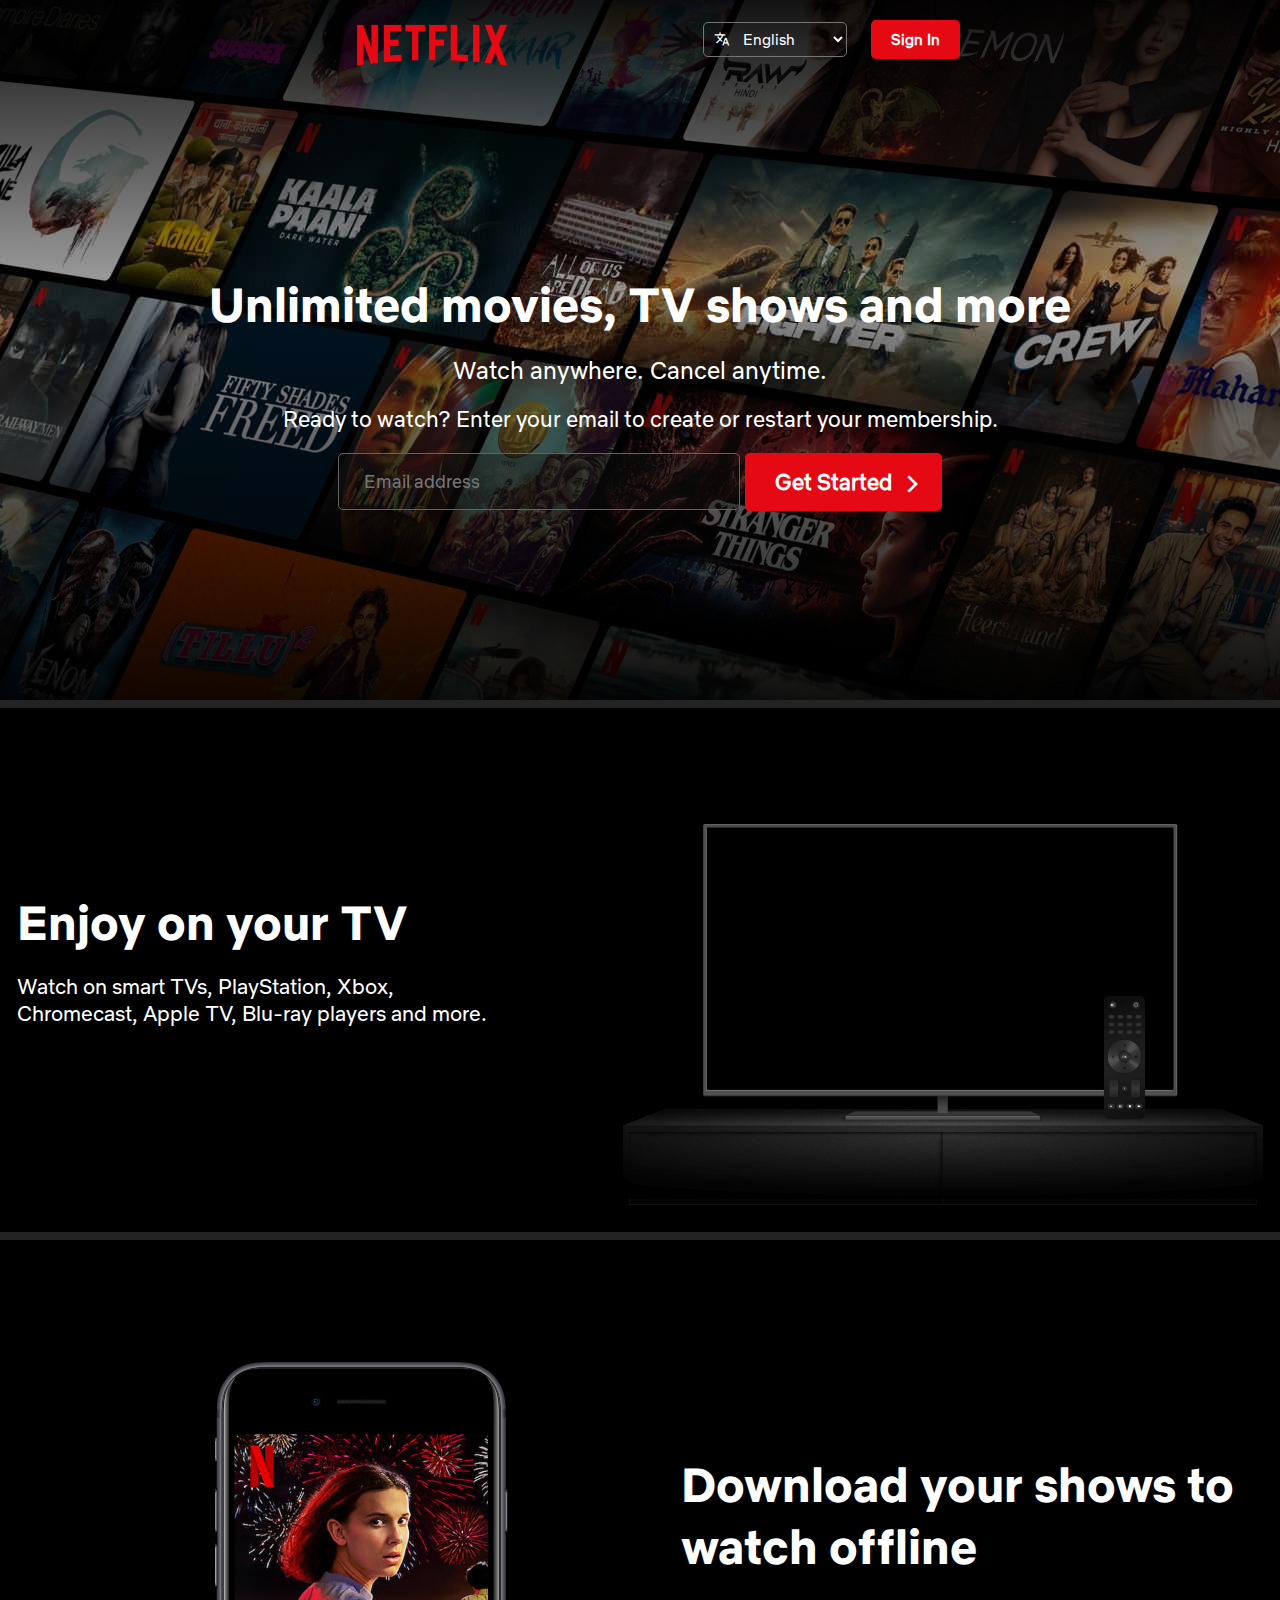
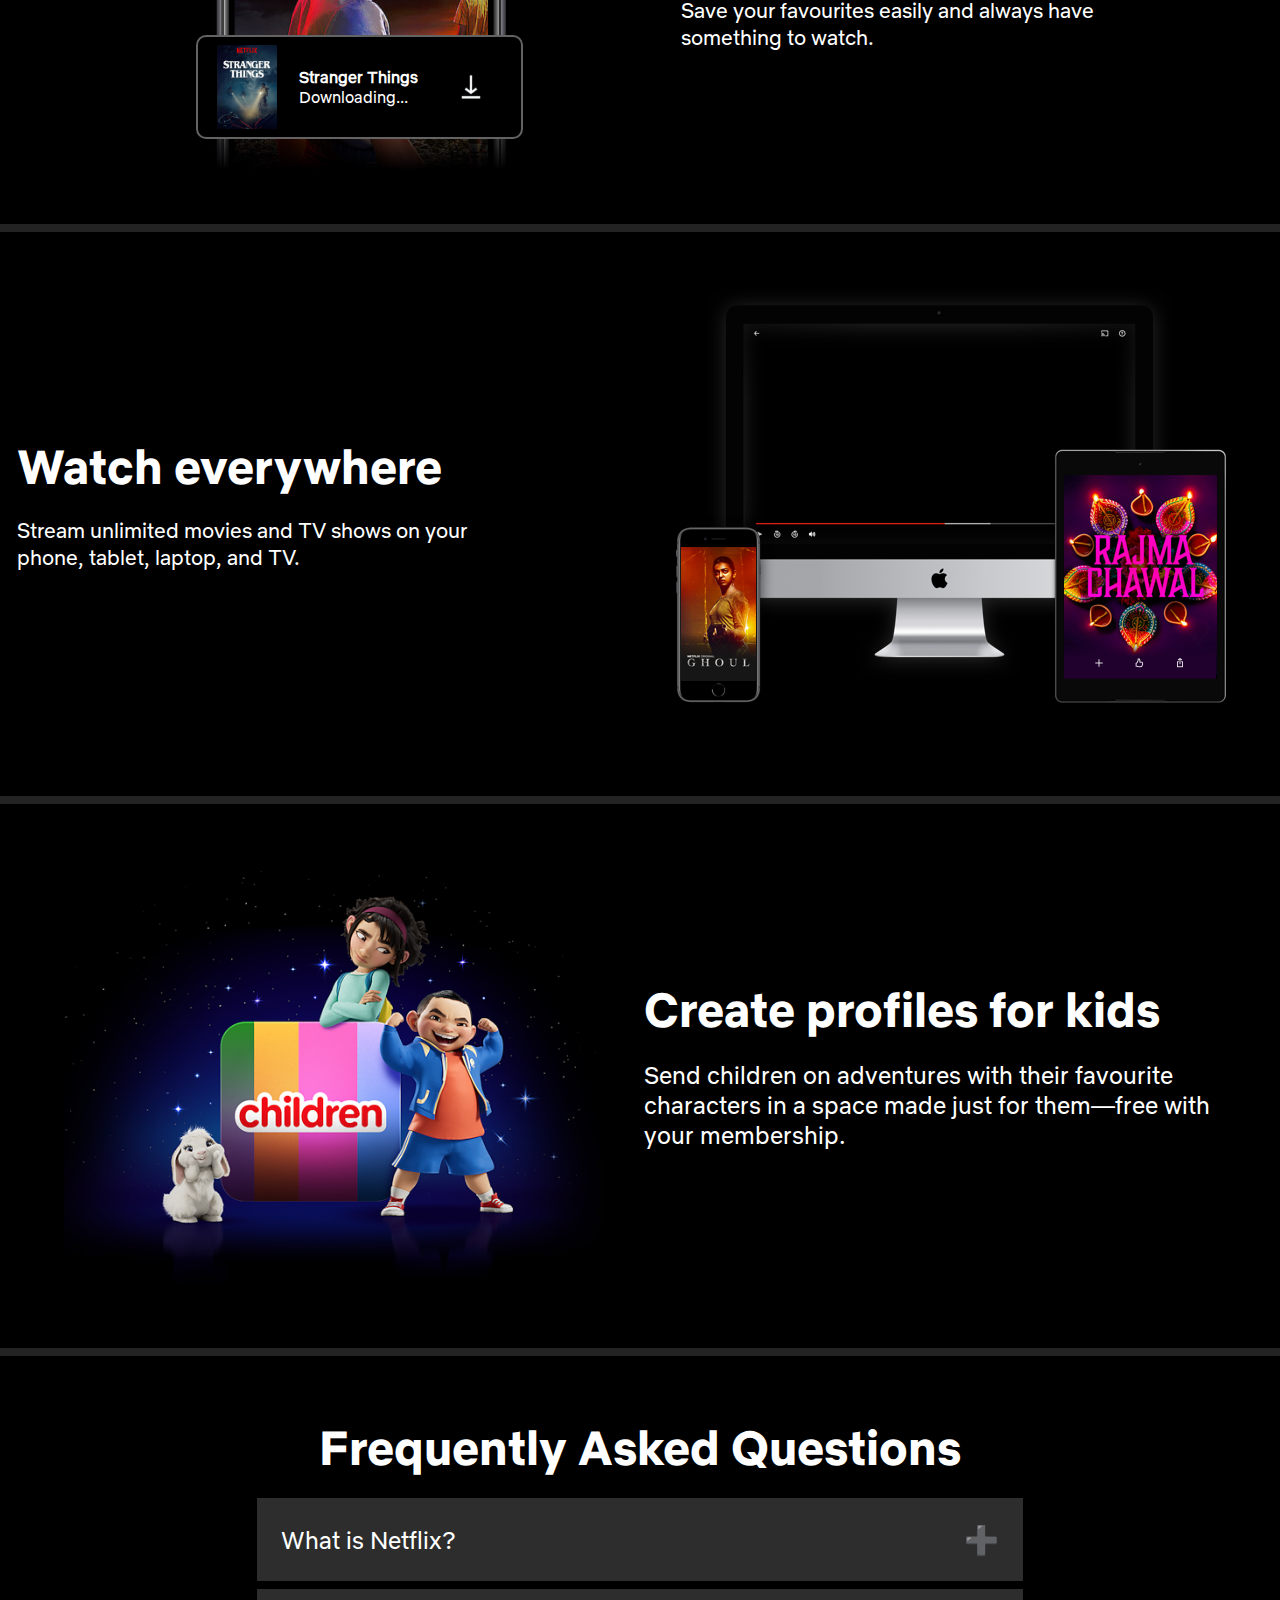
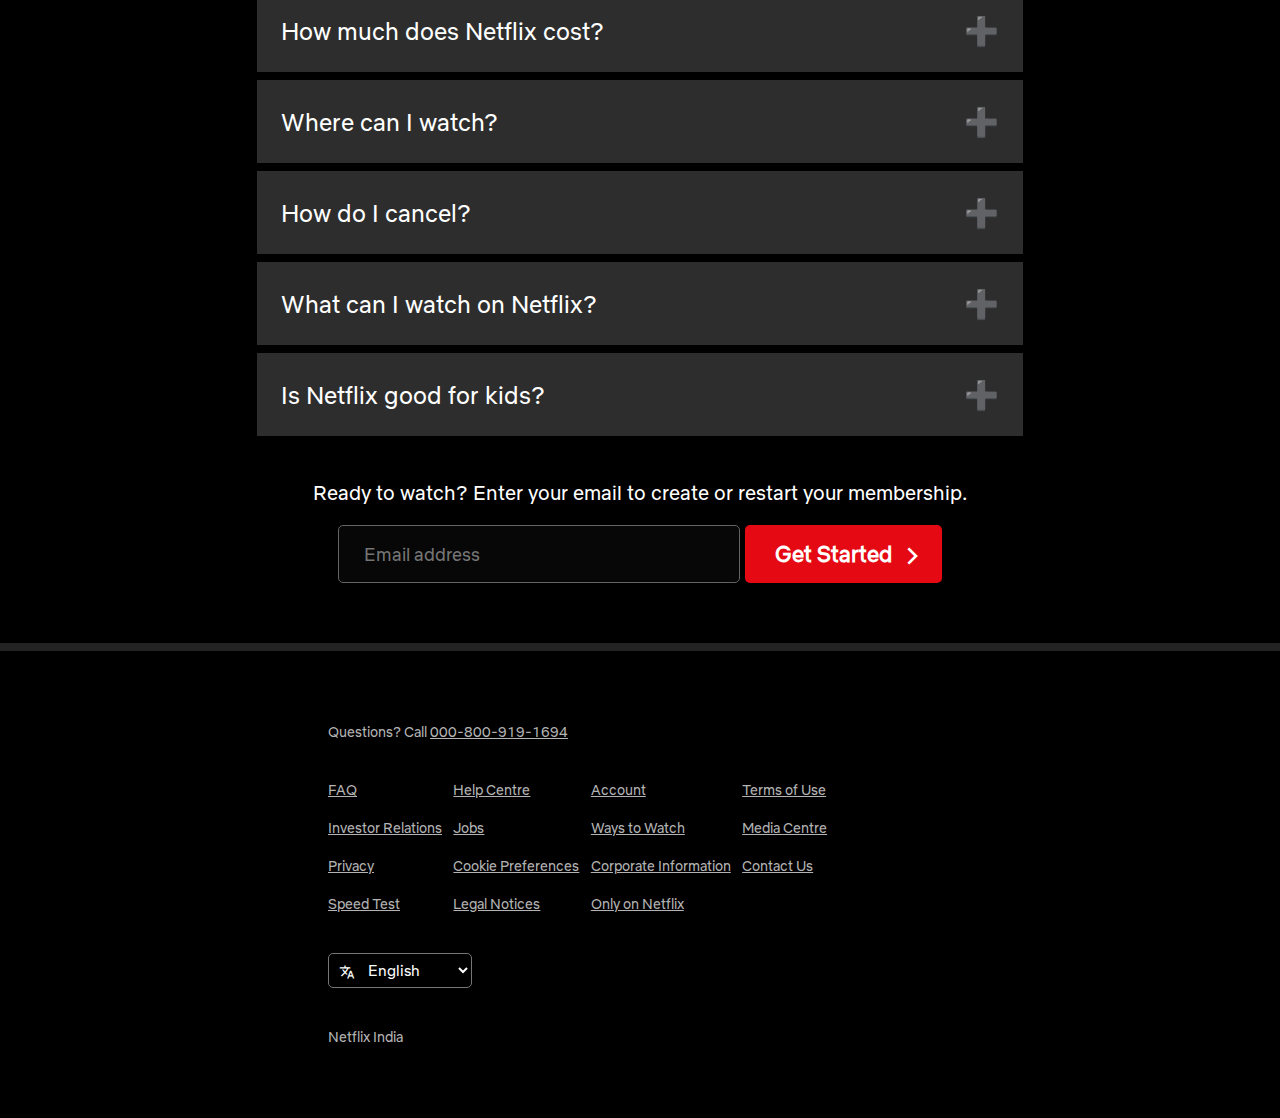
<file: index.html>
<!DOCTYPE html>
<html lang="en">
<head>
    <meta charset="UTF-8">
    <meta name="viewport" content="width=device-width, initial-scale=1.0">
    <link rel="stylesheet" href="style.css">
    <title>Netflix Clone</title>
    <link rel="preconnect" href="https://fonts.googleapis.com">
    <link rel="preconnect" href="https://fonts.gstatic.com" crossorigin>
    <link href="https://fonts.googleapis.com/css2?family=Archivo+Black&display=swap" rel="stylesheet">
    <link rel="stylesheet" href="https://fonts.googleapis.com/css2?family=Material+Symbols+Outlined:opsz,wght,FILL,GRAD@20..48,100..700,0..1,-50..200" />
</head>
<body>
    <header id="first">
        <nav id="navbar">
            
            <img src="img/netflix.png" alt="" class="logo">
            <div class="btns">
                <div class="cont">
                    <span class="material-symbols-outlined">
                        translate
                    </span>
                </div>
                <select name="" id="lang">
                    <option value="">English</option>
                    <option value="">हिंदी</option>
                </select>
                <button class="btn" onclick="document.location='login.html'">Sign In</button>
            </div>
        </nav>
        <div class="content">
            <h1>Unlimited movies, TV shows and more</h1>
            <h6>Watch anywhere. Cancel anytime.</h6>
            <p>Ready to watch? Enter your email to create or restart your membership.</p>
            <div class="email-section">
                <div class="arrow">
                    <span class="material-symbols-outlined">
                        chevron_right
                        </span>
                </div>
                <div class="field-wrapper">
                    <input type="email" placeholder="Email address">
                    <!-- <div class="field-placeholder"><span>Email address</span></div> -->
                </div>
                <button>Get Started</button>
                
            </div>
        </div>
        
    </header>
    <hr class="divider">
    <section class="second">
        <div class="col-left">
            <h1>Enjoy on your TV</h1>
            <p>Watch on smart TVs, PlayStation, Xbox, Chromecast, Apple TV, Blu-ray players and more.</p>
        </div>
        <div class="col-right">
            <div class="tv">
                <video class="vdo" autoplay loop>
                    <source src="https://assets.nflxext.com/ffe/siteui/acquisition/ourStory/fuji/desktop/video-tv-in-0819.m4v" type="video/mp4">
                </video>
                <img src="./img/tv.png" alt="" class="tv">
            </div>
        </div>
    </section>
    <hr class="divider">
    <section id="third">
        <div class="col-left">
            <div class="mobile">
                <img id="mobile-frame" src="./img/mobbile.jpg" alt="">
                <div class="card">
                    <img src="./img/st.png" alt="" width="60px">
                    <div class="txt">
                        <h4>Stranger Things</h6>
                        <span>Downloading...</span>
                    </div>
                    <img class="down_ani" src="./assets/download_animation.gif" alt="" width="60px">
                </div>
            </div>
        </div>
        <div class="col-right">
            <h1>Download your shows to watch offline</h1>
            <p>Save your favourites easily and always have something to watch.</p>
        </div>
    </section>
    <hr class="divider">
    <section id="fourth">
        <div class="col-left">
            <h1>Watch everywhere</h1>
            <p>Stream unlimited movies and TV shows on your phone, tablet, laptop, and TV.</p>
        </div>
        <div class="col-right">
            <div class="mac">
                <video class="vido" autoplay loop>
                    <source src="https://assets.nflxext.com/ffe/siteui/acquisition/ourStory/fuji/desktop/video-devices-in.m4v">
                </video>
                <img src="./img/mac.png" alt="" class="tv">
            </div>
        </div>
    </section>
    <hr class="divider">
    <section id="fifth">
        <div class="col-left">
            <div class="child-img">
                <img src="./img/children.png" alt="">
            </div>
        </div>
        <div class="col-right">
            <h1>Create profiles for kids</h1>
            <p>Send children on adventures with their favourite characters in a space made just for them—free with your membership.</p>
        </div>
    </section>
    <hr class="divider">
    <section id="sixth">
        <h1>Frequently Asked Questions</h1>
        <div class="accordion-section">
            <button class="accordion">What is Netflix?</button>
            <div class="panel panel-closed">
                <p>Netflix is a streaming service that offers a wide variety of award-winning TV shows, movies, anime, documentaries and more – on thousands of internet-connected devices.
                    <br><br>
                    You can watch as much as you want, whenever you want, without a single ad – all for one low monthly price. There's always something new to discover, and new TV shows and movies are added every week!</p>
            </div>
            <button class="accordion">How much does Netflix cost?</button>
            <div class="panel panel-closed">
                <p>Watch Netflix on your smartphone, tablet, Smart TV, laptop, or streaming device, all for one fixed monthly fee. Plans range from ₹149 to ₹649 a month. No extra costs, no contracts.</p>
            </div>
            <button class="accordion">Where can I watch?</button>
            <div class="panel panel-closed">
                <p>Watch anywhere, anytime. Sign in with your Netflix account to watch instantly on the web at netflix.com from your personal computer or on any internet-connected device that offers the Netflix app, including smart TVs, smartphones, tablets, streaming media players and game consoles.
                    <br><br>
                    You can also download your favourite shows with the iOS or Android app. Use downloads to watch while you're on the go and without an internet connection. Take Netflix with you anywhere.</p>
            </div>
            <button class="accordion">How do I cancel?</button>
            <div class="panel panel-closed">
                <p>Netflix is flexible. There are no annoying contracts and no commitments. You can easily cancel your account online in two clicks. There are no cancellation fees – start or stop your account anytime.</p>
            </div>
            <button class="accordion">What can I watch on Netflix?</button>
            <div class="panel panel-closed">
                <p>Netflix has an extensive library of feature films, documentaries, TV shows, anime, award-winning Netflix originals, and more. Watch as much as you want, anytime you want.</p>
            </div>
            <button class="accordion">Is Netflix good for kids?</button>
            <div class="panel panel-closed">
                <p>The Netflix Kids experience is included in your membership to give parents control while kids enjoy family-friendly TV shows and films in their own space.
                    <br><br>
                    Kids profiles come with PIN-protected parental controls that let you restrict the maturity rating of content kids can watch and block specific titles you don’t want kids to see.</p>
            </div>
        </div>
        <div class="form-section">
            <p>Ready to watch? Enter your email to create or restart your membership.</p>
            <form action="" class="email-section">
                <div class="arrow">
                    <span class="material-symbols-outlined">
                        chevron_right
                    </span>
                </div>
                <input type="email" placeholder="Email address">
                <button>Get Started</button>
            </form>
        </div>
    </section>
    <hr class="divider">
    <footer>
        <div class="call">
            <p>Questions? Call <a href="#">000-800-919-1694</a></p>
        </div>
        <div class="links">
            <ul>
                <li><a href="#">FAQ</a></li>
                <li><a href="#">Investor Relations</a></li>
                <li><a href="#">Privacy</a></li>
                <li><a href="#">Speed Test</a></li>
            </ul>   
            <ul>
                <li><a href="#">Help Centre</a></li>
                <li><a href="#">Jobs</a></li>
                <li><a href="#">Cookie Preferences</a></li>
                <li><a href="#">Legal Notices</a></li>  
            </ul>
            <ul>
                <li><a href="#">Account</a></li>
                <li><a href="#">Ways to Watch</a></li>
                <li><a href="#">Corporate Information</a></li>
                <li><a href="#">Only on Netflix</a></li>   
            </ul>
            <ul>
                <li><a href="#">Terms of Use</a></li>
                <li><a href="#">Media Centre</a></li>
                <li><a href="#">Contact Us</a></li>  
            </ul>
        </div>
        <div class="lang-selector">
            <div class="cont">
                <span class="material-symbols-outlined">
                    translate
                </span>
            </div>
            <select name="" id="lang">
                <option value="">English</option>
                <option value="">हिंदी</option>
            </select>
        </div>
        <div class="netflix-india">
            <p>Netflix India</p>
        </div>
    </footer>
    <script>
        let accordion = document.getElementsByClassName("accordion");
        const totalAccordions = accordion.length;

        for (let i = 0; i < totalAccordions; i++) {
        accordion[i].addEventListener("click", (e) => {
            let panel = e.target.nextElementSibling;

            if (panel.classList[1] === "panel-closed") {
            e.target.classList.toggle("accordion-active");
            panel.classList.toggle("panel-open");
            closeAllExcept(panel);
            }
        });
        } 

        const closeAllExcept = (pan) => {
        for (let i = 0; i < totalAccordions; i++) {
            let panelToClose = accordion[i].nextElementSibling;
            if(panelToClose !== pan){
            accordion[i].classList.remove("accordion-active");
            panelToClose.classList.remove("panel-open");
            }
        }
        }

     </script>
</body>
</html>
</file>
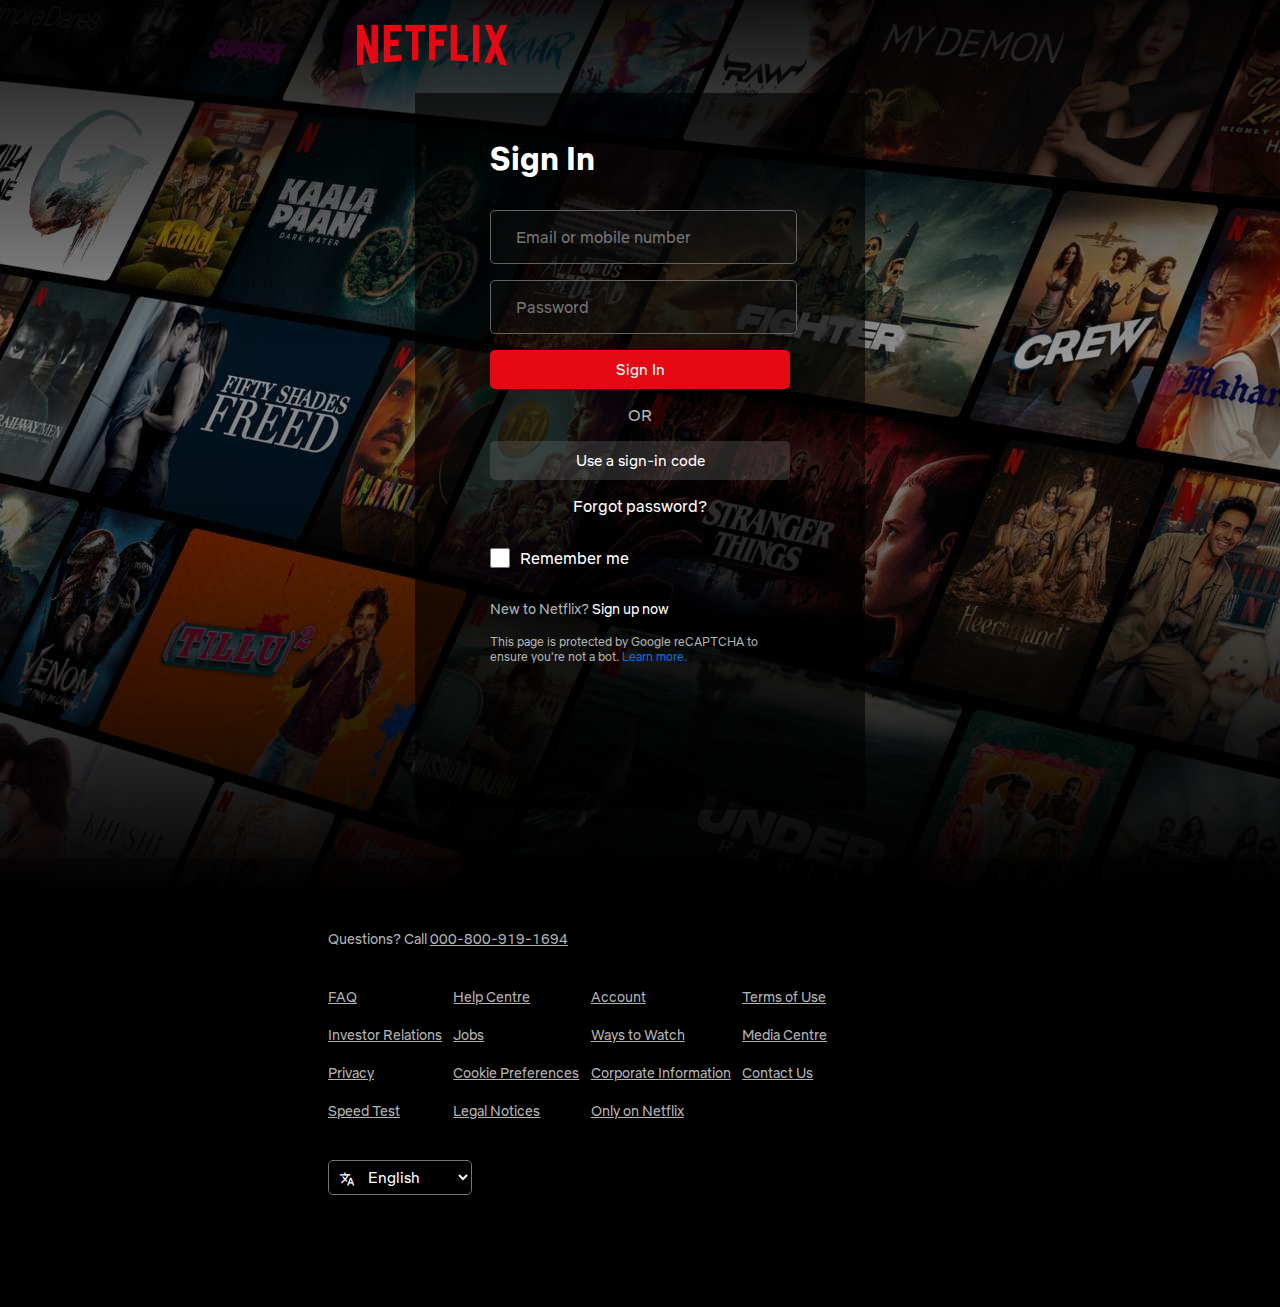
<file: login.html>
<!DOCTYPE html>
<html lang="en">
<head>
    <meta charset="UTF-8">
    <meta name="viewport" content="width=device-width, initial-scale=1.0">
    <title>Login - Netflix Clone</title>
    <link rel="stylesheet" href="style.css">
    <link rel="preconnect" href="https://fonts.googleapis.com">
    <link rel="preconnect" href="https://fonts.gstatic.com" crossorigin>
    <link href="https://fonts.googleapis.com/css2?family=Archivo+Black&display=swap" rel="stylesheet">
    <link rel="stylesheet" href="https://fonts.googleapis.com/css2?family=Material+Symbols+Outlined:opsz,wght,FILL,GRAD@20..48,100..700,0..1,-50..200" />
</head>
<body>
    <header id="login-header">
        <nav id="navbar">
            <a href="/index.html">
            <img src="img/netflix.png" alt="" class="logo">
            </a>
        </nav>
        <div class="login-card">
            <h1>Sign In</h1>
            <input class="input-box" type="text" placeholder="Email or mobile number">
            <input class="input-box" type="password" placeholder="Password">
            <button class="btn-red">Sign In</button>
            <div class="or">
                <p>OR</p>
            </div>
            <button class="btn-tint">Use a sign-in code</button>
            <div class="forgot">
                <p><a href="#">Forgot password?</a></p>
            </div>
            <div class="remember">
                <input type="checkbox" name="" id="remember-me">
                <label for="remember-me">Remember me</label>
            </div>  
            <p class="new">New to Netflix? <a href="#">Sign up now</a></p>
            <p class="captcha">This page is protected by Google reCAPTCHA to ensure you're not a bot. <a href="#">Learn more.</a></p>
        </div>
        <footer class="login-footer">
            <div class="call">
                <p>Questions? Call <a href="#">000-800-919-1694</a></p>
            </div>
            <div class="links">
                <ul>
                    <li><a href="#">FAQ</a></li>
                    <li><a href="#">Investor Relations</a></li>
                    <li><a href="#">Privacy</a></li>
                    <li><a href="#">Speed Test</a></li>
                </ul>   
                <ul>
                    <li><a href="#">Help Centre</a></li>
                    <li><a href="#">Jobs</a></li>
                    <li><a href="#">Cookie Preferences</a></li>
                    <li><a href="#">Legal Notices</a></li>  
                </ul>
                <ul>
                    <li><a href="#">Account</a></li>
                    <li><a href="#">Ways to Watch</a></li>
                    <li><a href="#">Corporate Information</a></li>
                    <li><a href="#">Only on Netflix</a></li>   
                </ul>
                <ul>
                    <li><a href="#">Terms of Use</a></li>
                    <li><a href="#">Media Centre</a></li>
                    <li><a href="#">Contact Us</a></li>  
                </ul>
            </div>
            <div class="lang-selector">
                <div class="cont">
                    <span class="material-symbols-outlined">
                        translate
                    </span>
                </div>
                <select name="" id="lang">
                    <option value="">English</option>
                    <option value="">हिंदी</option>
                </select>
            </div>
    
        </footer>
    </header>
    
</body>
</html>
</file>
<file: style.css>
*{
    padding: 0;
    margin: 0;
    font-family: netflix_regular;
}
@font-face {
    font-family: netflix_bold;
    src: url(/assets/Fonts/NetflixSans-Bold.woff2);
}

@font-face {
    font-family: netflix_regular;
    src: url(/assets/Fonts/NetflixSans-Regular.woff2);
}

@font-face {
    font-family: netflix_medium;
    src: url(/assets/Fonts/NetflixSans-Medium.woff2);
}

@font-face {
    font-family: netflix_light;
    src: url(/assets/Fonts/NetflixSans-Light.woff2);
}
.archivo-black-regular {
    font-family: "Archivo Black", sans-serif;
    font-weight: 400;
    font-style: normal;
}
h1{
    font-family: netflix_bold;
}
  
body{
    background-color: #000;
}
.logo{
    margin-left: 22rem;
    margin-top: 20px;
    width: 160px;
}
.btns{
    display: inline-block;
    float: right;
    margin-top: 20px;
    margin-right: 20rem;
}
.btn{
    background-color: #e50914;
    padding: 10px 20px;
    border: none;
    color: #fff;
    border-radius: 5px;
    font-weight: 600;
    font-size: 15px;
    cursor: pointer;
    transition: 0.2s;
}
.btn:hover{
    background-color: rgb(193, 8, 17);
}
#lang{
    padding: 6px 35px;
    border-radius: 5px;
    font-size: 15px;
    margin-right: 20px;
    background: none;
    color: #fff;
}
#lang option{
    color: #000;
}
#first{
    height: 700px;
    background:linear-gradient(to top, rgba(0, 0, 0, 0.9) 0, rgba(0, 0, 0, 0.2) 60%, rgba(0, 0, 0, 0.9) 100%), url('./img/bg.jpg');
}
.cont .material-symbols-outlined{
    position: absolute;
    margin: 11px;
    font-size: 16px;
    color: #fff;
}
.content{
    text-align: center;
    margin-top: 200px;
    color: #fff;
}
.content h1{
    font-size: 48px;
    font-weight: 600;
}
.content h6{
font-weight: 400;
font-size: 24px;
margin-top: 20px;
}
.content p{
    font-size: 22px;
    margin-top: 20px;
}
.email-section{
    margin-top: 20px;
}
.email-section input{
    padding: 16px 25px;
    width: 350px;
    color: #fff;
    background: rgba(17, 17, 17, 0.402);
    border: 1px solid #636363;
    border-radius: 5px;
    font-size: 18px;
}
.email-section button{
    background-color: #e50914;
    padding: 15px 50px 15px 30px;
    border: none;
    color: #fff;
    border-radius: 5px;
    font-weight: 600;
    font-size: 22px;
    margin-left: 5px;
    cursor: pointer;
    transition: 0.2s;
}
.email-section button:hover{
    background-color: rgb(193, 8, 17);
}
.arrow .material-symbols-outlined{
    position: absolute;
    margin: 14px 558px;
    font-size: 34px;
}
.divider{
    background-color: #232323;
    height: 8px;
    border: none;
}
.email-section{
    display: flex;
    width: 100%;
    justify-content: center;
}
.second{
    display:flex;
    justify-content:center;
    padding: 20px 40px;
    color: #fff;
}
.second .col-left h1{
    font-size: 48px;
    padding-top: 163px;
}
.second .col-left p{
    font-size: 21px;
    width: 498px;
    margin-top: 20px;
}
.vdo{
    position: absolute;
    margin-top: 97px;
    z-index: -1;
    margin-left: 192px;
}
.tv img{
    margin-left: 108px;
}

#third{
    display:flex;
    justify-content:center;
    padding: 50px 40px;
    color: #fff;
    
}
#third .col-right h1{
    width: 559px;
    font-size: 48px;
    padding-top: 163px;
    
}
#third .col-right p{
    font-size: 21px;
    width: 505px;
    margin-top: 20px;
}
#third .col-left .mobile-frame{
    height: 450px;
}
#third .col-left .card{
    display: flex;
    border: 2px solid #636363;
    width: 307px;
    margin-left: 155px;
    position: absolute;
    margin-top: -139px;
    padding: 8px;
    border-radius: 10px;
    background: #000;
    justify-content: space-around;
    align-items: center;
}

#fourth{
    display:flex;
    justify-content:center;
    padding: 40px;
    color: #fff;
}
#fourth .col-left h1{
    font-size: 48px;
    margin-top: 163px;
}
#fourth .col-left p{
    font-size: 21px;
    width: 498px;
    margin-top: 20px;
}
.vido{
    position: absolute;
    margin-top: 57px;
    z-index: -1;
    margin-left: 229px;
    width: 390px;
}
.mac img{
    margin-left: 108px;
}
#fifth{
    display: flex;
    justify-content: center;
    color: #fff;
    padding: 60px;
}
#fifth .col-left img{
    width: 560px;
}
#fifth .col-right{
    align-items: center;
    padding-left: 20px;
}
#fifth .col-right h1{
    font-size: 48px;
    margin-top: 114px;
}
#fifth .col-right p{
    font-size: 24px;
    margin-top: 20px;
    width: 572px;
}
#sixth{
    text-align: center;
    padding: 60px;
    color: #fff;
}
#sixth h1{
    font-size: 48px;    
}
.accordion-section{
    width: 66%;
    margin: 20px auto;
}
.accordion-section button{
    border: none;
    outline: none;
    cursor: pointer;
  }
  /* Styling the accordion buttons */
.accordion{
    width: 100%;
    background-color: #2d2d2d;
    color: #fff;
    font-size: 24px;
    padding: 1.5rem;
    margin-bottom: 4px;
    text-align: left;
    font-weight: 400;
    transition: 0.4s;
    /*  To push the plus sign to the right  */
    display: flex;
    justify-content: space-between;
    align-items: center;
}
.accordion:hover{
    background: #4d4d4d;
}
  /* adding the "plus" sign (+) */ 
.accordion::after{
    content: '\02795';
    font-size: 28px;
    color: #ffffff;
}
  
.panel{
    background-color: #2d2d2d;
    color: #fff;
    margin-bottom: 4px;
    overflow: hidden;
    text-align: left;
    
}
.panel > p {
    font-size: 24px;
    padding: 1.5rem;
}
.panel-closed{
    max-height: 0;
    overflow: hidden;
}
.panel-open{
    max-height: 700px;
}
.accordion-active::after {
    content: "\274C";
}
.panel{
    transition: max-height .33s cubic-bezier(.5,0,.1,1);
}
.form-section p{
    font-size: 20px;
    margin-top: 40px;
}
footer{
    color: #b3b3b3;
    padding: 4.5rem 20.5rem;
    display: block;
    font-size: 14px;

}
footer .links{
    display: flex;
    justify-content: space-between;
    max-width: 80%;
    
}
footer .links ul{
    margin: 20px 0px;
    
}
footer .links ul li{
    list-style: none;
    margin: 20px 0px;
    
}
footer .links ul li a{
    color: #b3b3b3;
}
footer .lang-selector{
    margin-bottom: 40px;
}
footer p a{
    color: #b3b3b3;
}
#login-header{
    height: 900px;
    background:linear-gradient(to top, rgba(0, 0, 0, 1) 0, rgba(0, 0, 0, 0.2) 60%, rgba(0, 0, 0, 0.9) 100%), url('./img/bg.jpg');
}
#login-header .login-card{
    display: block;
    background: #0000009c;
    max-width: 300px;
    margin: 20px auto;
    color: #fff;
    padding: 45px 75px 130px 75px;
    font-size: 16px;
}
#login-header .login-card .input-box{
    padding: 16px 25px;
    width: 85%;
    color: #fff;
    background: rgba(17, 17, 17, 0.402);
    border: 1px solid #636363;
    border-radius: 5px;
    margin: 0.5rem auto;
    font-size: 16px;
}
#login-header .login-card button{
    display: block;
}
.login-card h1{
    margin-bottom: 24px;

}
.login-card button{
    width: 100%;
    padding: 10px 20px;
    border: none;
    color: #fff;
    border-radius: 5px;
    font-size: 15px;
    cursor: pointer;
    transition: 0.2s;
    margin: 0.5rem 0;
}
.login-card .btn-red{
    background-color: #e50914;
}
.login-card .btn-red:hover{
    background-color: rgb(193, 8, 17);
}
.login-card .btn-tint{
    background-color: #7979794a;
}
.login-card .btn-tint:hover{
    background-color: #79797926;
}
.login-card .or{
    margin: 1rem auto;
    text-align: center;
    color: #b3b3b3;
    font-size: 16px;
    
}
.login-card .forgot{
    margin: 1rem auto;
    text-align: center;
    font-size: 16px;
}
.login-card .forgot p a{
    text-decoration: none;
    color: #fff;
    font-size: 16px;
}
.login-card .forgot p a:hover{
    text-decoration: underline;
    color: #b3b3b3;
}
.login-card .remember{
    display: flex;
    width: 100%;
    margin: 2rem 0;
    
}
.login-card .remember label{
    font-size: 16px;
}
.login-card .remember input{
   margin-right: 0.6rem;
   width: 20px;
}
.login-card .new{
    margin: 1rem 0;
    font-weight: 400;
    color: #b3b3b3;
    font-size: 14px;
}
.login-card .new a{
    color: #fff;
    font-weight:500;
    text-decoration: none;
   
}
.login-card .new a:hover{
    text-decoration: underline;

}
.login-card .captcha{
    font-size: 12px;
    font-weight: 400;
    color: #b3b3b3;
    margin: 1rem 0;
}
.login-card .captcha a{
    color: #0071eb;
    text-decoration: none;
}
.login-card .captcha a:hover{
    text-decoration: underline;
}
.login-footer{
    background: #00000052;
    margin-top: 3rem;
    
}
</file>
